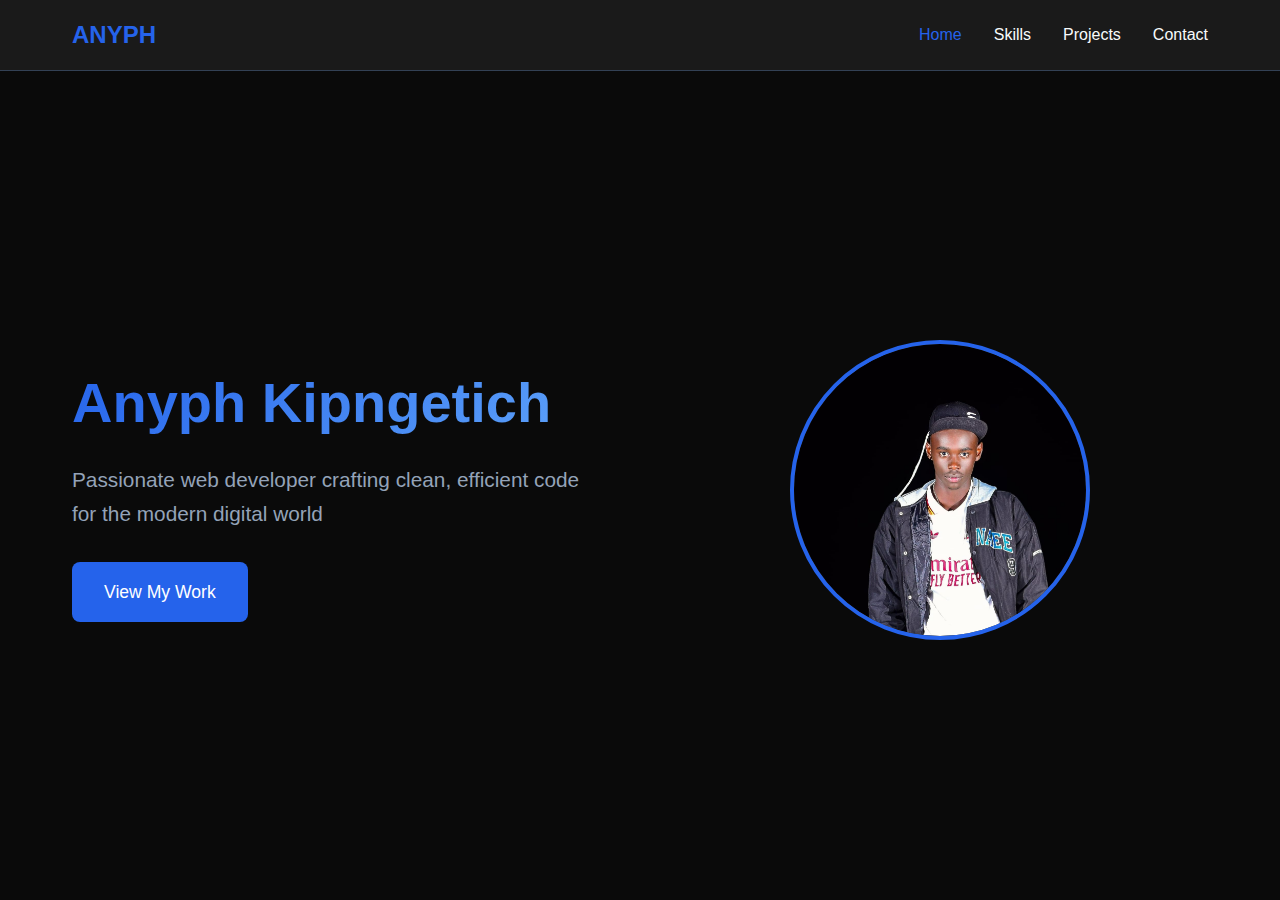
<file: index.html>
<!DOCTYPE html>
<html lang="en">
<head>
    <meta charset="UTF-8">
    <meta name="viewport" content="width=device-width, initial-scale=1.0">
    <title>Anyph Kipngetich - Web Developer</title>
    <link rel="stylesheet" href="portfolio.css">
</head>
<body>
    <nav class="navbar">
        <div class="nav-container">
            <a href="index.html" class="nav-logo">ANYPH</a>
            <ul class="nav-menu">
                <li><a href="index.html" class="active">Home</a></li>
                <li><a href="skills.html">Skills</a></li>
                <li><a href="projects.html">Projects</a></li>
                <li><a href="contact.html">Contact</a></li>
            </ul>
        </div>
    </nav>

    <section class="hero">
        <div class="container">
            <div class="hero-content">
                <div class="hero-text">
                    <h1>Anyph Kipngetich</h1>
                    <p class="tagline">Passionate web developer crafting clean, efficient code for the modern digital world</p>
                    <a href="projects.html" class="cta-button">View My Work</a>
                </div>
                <div class="hero-image">
                    <div class="image-placeholder">
                        <img src="IMG-20251019-WA0011.jpg" alt="Anyph Kipngetich" onerror="this.style.display='none'">
                        <div class="placeholder-text"></div>
                    </div>
                </div>
            </div>
        </div>
    </section>

    <script src="portfolio.js"></script>
</body>

</html>
</file>
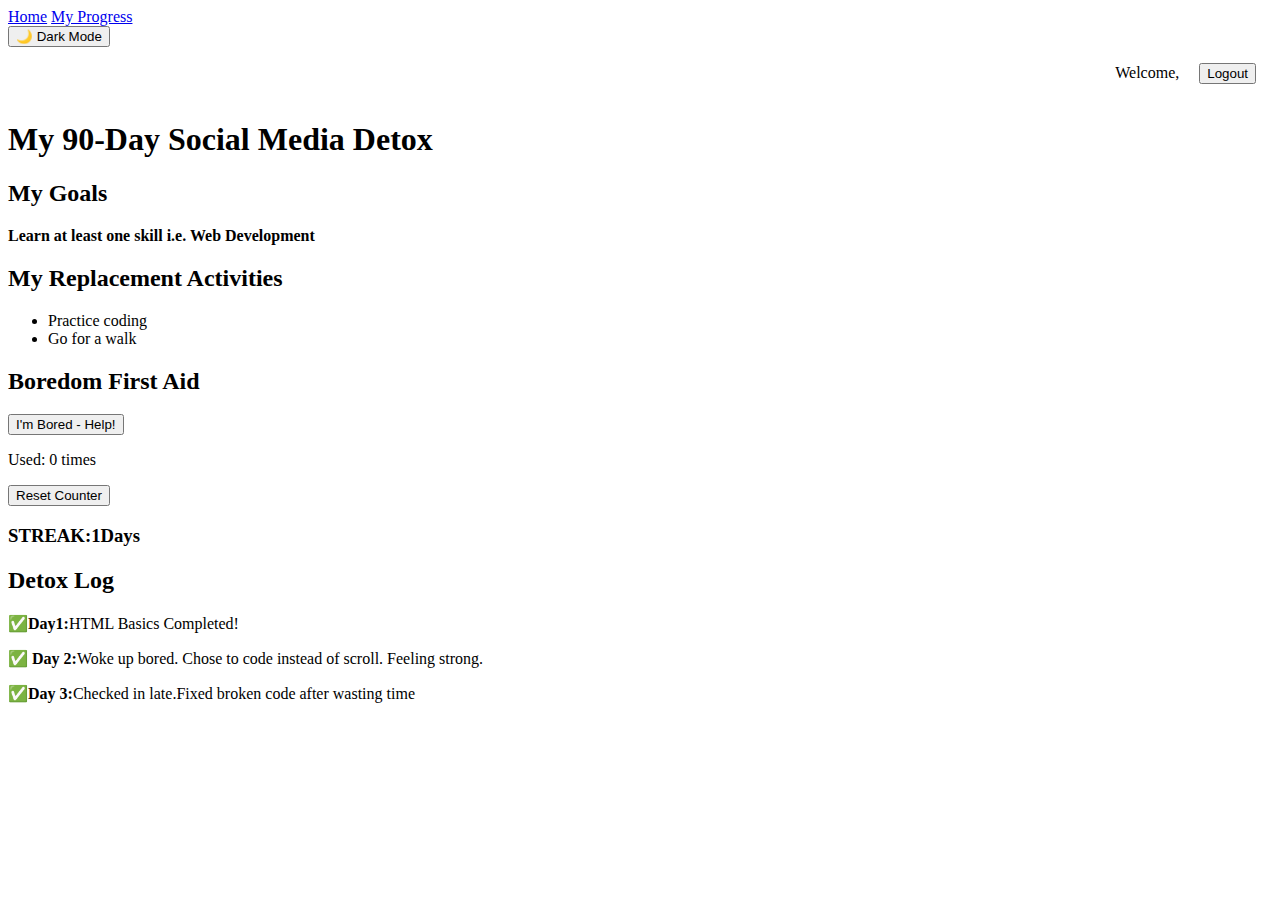
<file: DETOX-1.html>
<!DOCTYPE html>
<html lang="en">
<head>
    <meta charset="UTF-8">
    <meta name="viewport" content="width=device-width, initial-scale=1.0">
    <title>My 90-Day Detox</title>
    <link rel="stylesheet" href="style.css">
</head>
<body>
    <div class="nav">
        <a href="DETOX-1.html">Home</a>
        <a href="Progress.html">My Progress</a>
    </div>

    <button id="themeToggle">🌙 Dark Mode</button>
    <div style="text-align: right; padding: 1rem;">
        Welcome, <span id="usernameDisplay"></span> 
        <button onclick="logout()" style="margin-left: 1rem;">Logout</button>
    </div>
    <h1>My 90-Day Social Media Detox</h1>
    
    <h2>My Goals</h2>
    <p class="completed"><strong>Learn at least one skill i.e. Web Development</strong></p>
    
    <h2>My Replacement Activities</h2>
    <ul>
        <li>Practice coding</li>
        <li>Go for a walk</li>
    </ul>

    <h2>Boredom First Aid</h2>
    <button id="activityButton">I'm Bored - Help!</button>
    <p id="suggestion"></p>
    <p id="counterDisplay">Used: 0 times</p>
    <button id="resetButton">Reset Counter</button>
<div class="streak-counter">
    <h3>STREAK:<span id="streakDisplay">0</span>Days</h3>
</div>
    <h2>Detox Log</h2>
    <div class="log-entry">
        <p><strong>✅Day1:</strong>HTML Basics Completed! </p>
    </div>

    <div class="log-entry">
        <p><strong>✅ Day 2:</strong>Woke up bored. Chose to code instead of scroll. Feeling strong.</p>
    </div>

    <div class="log-entry">
        <p><strong>✅Day 3:</strong>Checked in late.Fixed broken code after wasting time</p>
    </div>

    <script>
        const activities = [
            "Do 10 push-ups",
            "Read one chapter of a book",
            "Practice coding for 15 minutes",
            "Go drink a glass of water",
            "Write down 3 things you're grateful for",
            "Step outside for 60 seconds",
            "Clean and organize your room",
            "Help out with chores",
            "Visit a friend"
        ];
        
        let counter = 0;

        document.getElementById('activityButton').addEventListener('click', function() {
            const randomIndex = Math.floor(Math.random() * activities.length);
            const randomActivity = activities[randomIndex];
            document.getElementById('suggestion').textContent = randomActivity;

            counter = counter + 1;
            document.getElementById('counterDisplay').textContent = "Used: " + counter + " times";
        });

        document.getElementById('resetButton').addEventListener('click', function() {
            counter = 0;
            document.getElementById('counterDisplay').textContent = "Used: 0 times";
        });

        document.getElementById('themeToggle').addEventListener('click', function() {
            document.body.classList.toggle('dark-mode');
            
            if (document.body.classList.contains('dark-mode')) {
                this.textContent = '☀️ Light Mode';
            } else {
                this.textContent = '🌙 Dark Mode';
            }
        });
        const savedTheme = localStorage.getItem('theme');
if (savedTheme === 'dark') {
    document.body.classList.add('dark-mode');
    const themeToggle = document.getElementById('themeToggle');
    if (themeToggle) {
        themeToggle.textContent = '☀️ Light Mode';
    }
}
function updateStreak() {
    const today = new Date();
    today.setHours(0, 0, 0, 0);
    
    const lastVisitStr = localStorage.getItem('lastVisit');
    const currentStreak = parseInt(localStorage.getItem('currentStreak')) || 0;

    if (!lastVisitStr) {
        localStorage.setItem('currentStreak', '1');
        localStorage.setItem('lastVisit', today.toISOString());
        document.getElementById('streakDisplay').textContent = '1';
        return;
    }

    const lastVisit = new Date(lastVisitStr);
    lastVisit.setHours(0, 0, 0, 0);

    const timeDiff = today - lastVisit;
    const daysDiff = timeDiff / (1000 * 60 * 60 * 24);

    let newStreak = currentStreak;

    if (daysDiff === 1) {
        newStreak = currentStreak + 1;
    } else if (daysDiff > 1) {
        newStreak = 1;
    }

    localStorage.setItem('currentStreak', newStreak.toString());
    localStorage.setItem('lastVisit', today.toISOString());
    const streakElement = document.getElementById('streakDisplay');
    streakElement.textContent = newStreak;

    if (newStreak <= 2) {
        streakElement.style.color = '#dc2626';
    } else if (newStreak <= 7) {
        streakElement.style.color = '#ea580c';
    } else {
        streakElement.style.color = '#16a34a';
    }
}

updateStreak();
const currentUser = checkAuth();
if (currentUser) {
    document.getElementById('usernameDisplay').textContent = currentUser;
}
    </script>
</body>
</html>
</file>
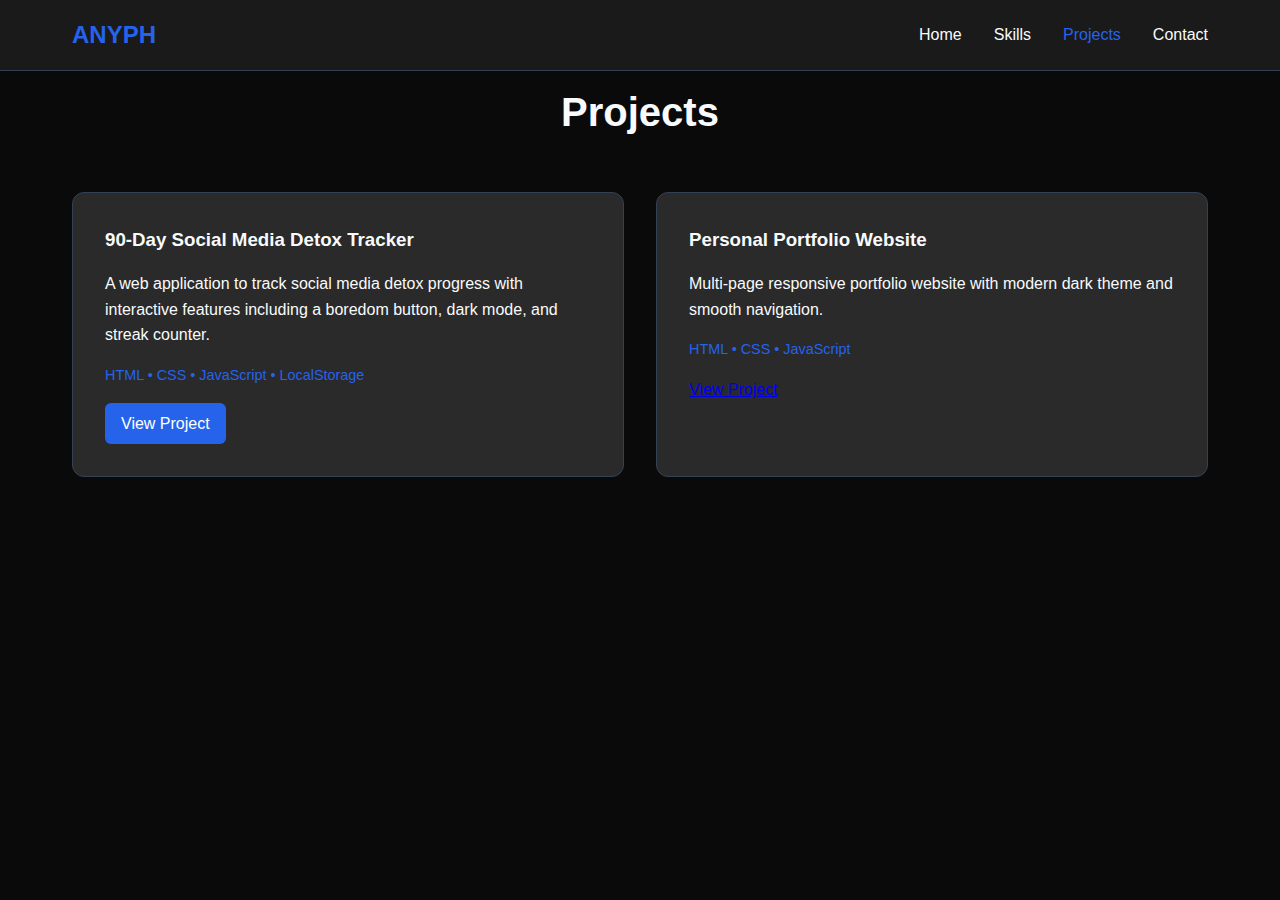
<file: projects.html>
<!DOCTYPE html>
<html lang="en">
<head>
    <meta charset="UTF-8">
    <meta name="viewport" content="width=device-width, initial-scale=1.0">
    <title>Projects - Anyph Kipngetich</title>
    <link rel="stylesheet" href="portfolio.css">
</head>
<body>
    <nav class="navbar">
        <div class="nav-container">
            <a href="index.html" class="nav-logo">ANYPH</a>
            <ul class="nav-menu">
                <li><a href="index.html">Home</a></li>
                <li><a href="skills.html">Skills</a></li>
                <li><a href="projects.html" class="active">Projects</a></li>
                <li><a href="contact.html">Contact</a></li>
            </ul>
        </div>
    </nav>

    <section class="page-section">
        <div class="container">
            <h2 class="section-title">Projects</h2>
            <div class="projects-grid">
                <div class="project-card">
                    <h3>90-Day Social Media Detox Tracker</h3>
                    <p>A web application to track social media detox progress with interactive features including a boredom button, dark mode, and streak counter.</p>
                    <div class="project-tech">HTML • CSS • JavaScript • LocalStorage</div>
                    <a href="../detox_mission.html" class="project-link">View Project</a>
                </div>
                <div class="project-card">
                    <h3>Personal Portfolio Website</h3>
                    <p>Multi-page responsive portfolio website with modern dark theme and smooth navigation.</p>
                    <div class="project-tech">HTML • CSS • JavaScript</div>
                    <a href="index.html" class="https://guano45.github.io/Anyph/">View Project</a>
                </div>
            </div>
        </div>
    </section>

    <script src="portfolio.js"></script>
</body>

</html>
</file>
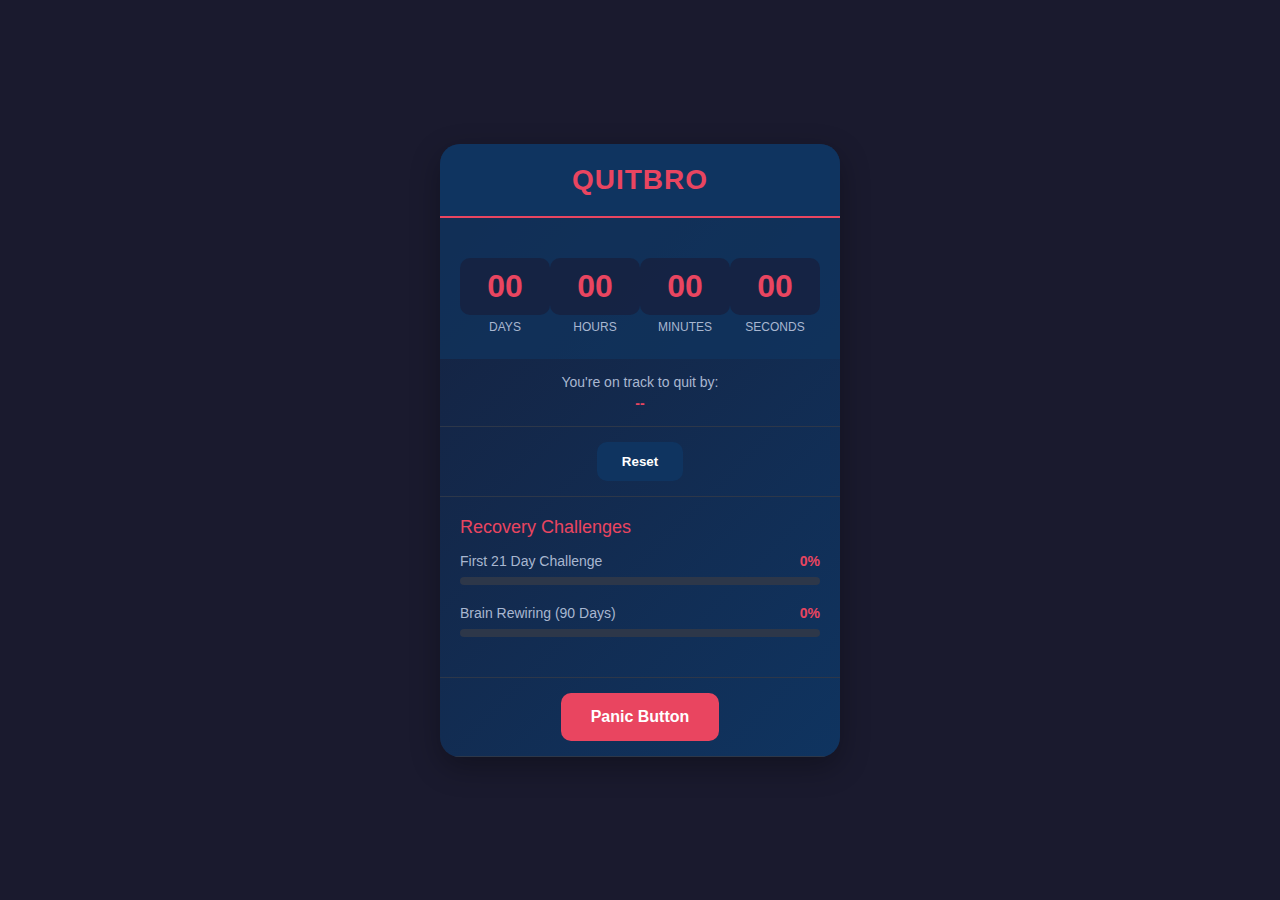
<file: quitBro.html>
<!DOCTYPE html>
<html lang="en">
<head>
    <meta charset="UTF-8">
    <meta name="viewport" content="width=device-width, initial-scale=1.0">
    <title>QuitBro - Addiction Recovery Tracker</title>
    <style>
        * {
            margin: 0;
            padding: 0;
            box-sizing: border-box;
            font-family: 'Segoe UI', Tahoma, Geneva, Verdana, sans-serif;
        }
        
        body {
            background-color: #1a1a2e;
            color: #fff;
            min-height: 100vh;
            padding: 20px;
            display: flex;
            justify-content: center;
            align-items: center;
        }
        
        .container {
            max-width: 400px;
            width: 100%;
            background: linear-gradient(135deg, #16213e 0%, #0f3460 100%);
            border-radius: 20px;
            overflow: hidden;
            box-shadow: 0 10px 30px rgba(0, 0, 0, 0.3);
        }
        
        .header {
            background-color: #0f3460;
            padding: 20px;
            text-align: center;
            border-bottom: 2px solid #e94560;
        }
        
        .logo {
            font-size: 28px;
            font-weight: bold;
            color: #e94560;
            letter-spacing: 1px;
        }
        
        .timer-section {
            padding: 25px 20px;
            text-align: center;
            background-color: rgba(15, 52, 96, 0.7);
        }
        
        .timer {
            display: flex;
            justify-content: space-between;
            margin-top: 15px;
        }
        
        .time-unit {
            flex: 1;
        }
        
        .time-value {
            font-size: 32px;
            font-weight: bold;
            color: #e94560;
            background-color: rgba(22, 33, 62, 0.8);
            padding: 10px;
            border-radius: 10px;
            margin-bottom: 5px;
        }
        
        .time-label {
            font-size: 12px;
            color: #a9b7d0;
            text-transform: uppercase;
        }
        
        .track-info {
            padding: 15px 20px;
            text-align: center;
            font-size: 14px;
            color: #a9b7d0;
            border-bottom: 1px solid #2d3749;
        }
        
        .track-date {
            color: #e94560;
            font-weight: bold;
            margin-top: 5px;
        }
        
        .actions {
            display: flex;
            padding: 15px 20px;
            justify-content: center;
            border-bottom: 1px solid #2d3749;
        }
        
        .action-btn {
            background-color: #0f3460;
            color: white;
            border: none;
            padding: 12px 25px;
            border-radius: 10px;
            font-weight: bold;
            margin: 0 10px;
            cursor: pointer;
            transition: all 0.3s;
        }
        
        .action-btn:hover {
            background-color: #e94560;
        }
        
        .challenges {
            padding: 20px;
        }
        
        .challenge-title {
            font-size: 18px;
            margin-bottom: 15px;
            color: #e94560;
        }
        
        .challenge-item {
            margin-bottom: 20px;
        }
        
        .challenge-header {
            display: flex;
            justify-content: space-between;
            margin-bottom: 8px;
        }
        
        .challenge-name {
            font-size: 14px;
            color: #a9b7d0;
        }
        
        .challenge-percent {
            font-size: 14px;
            color: #e94560;
            font-weight: bold;
        }
        
        .progress-bar {
            height: 8px;
            background-color: #2d3749;
            border-radius: 4px;
            overflow: hidden;
        }
        
        .progress-fill {
            height: 100%;
            background-color: #e94560;
            border-radius: 4px;
            transition: width 0.5s ease;
        }
        
        .panic-section {
            padding: 15px 20px;
            text-align: center;
            border-top: 1px solid #2d3749;
            border-bottom: 1px solid #2d3749;
        }
        
        .panic-btn {
            background-color: #e94560;
            color: white;
            border: none;
            padding: 15px 30px;
            border-radius: 10px;
            font-weight: bold;
            font-size: 16px;
            cursor: pointer;
            transition: all 0.3s;
        }
        
        .panic-btn:hover {
            background-color: #ff6b81;
            transform: scale(1.05);
        }
        
        .modal {
            display: none;
            position: fixed;
            top: 0;
            left: 0;
            width: 100%;
            height: 100%;
            background-color: rgba(0, 0, 0, 0.7);
            z-index: 100;
            justify-content: center;
            align-items: center;
        }
        
        .modal-content {
            background-color: #16213e;
            padding: 30px;
            border-radius: 15px;
            text-align: center;
            max-width: 300px;
            width: 90%;
        }
        
        .modal h3 {
            margin-bottom: 15px;
            color: #e94560;
        }
        
        .modal p {
            margin-bottom: 20px;
            color: #a9b7d0;
        }
        
        .modal-buttons {
            display: flex;
            justify-content: space-between;
        }
        
        .modal-btn {
            padding: 10px 20px;
            border: none;
            border-radius: 8px;
            cursor: pointer;
            font-weight: bold;
        }
        
        .modal-confirm {
            background-color: #e94560;
            color: white;
        }
        
        .modal-cancel {
            background-color: #2d3749;
            color: white;
        }
    </style>
</head>
<body>
    <div class="container">
        <div class="header">
            <div class="logo">QUITBRO</div>
        </div>
        
        <div class="timer-section">
            <div class="timer">
                <div class="time-unit">
                    <div class="time-value" id="days">00</div>
                    <div class="time-label">days</div>
                </div>
                <div class="time-unit">
                    <div class="time-value" id="hours">00</div>
                    <div class="time-label">hours</div>
                </div>
                <div class="time-unit">
                    <div class="time-value" id="minutes">00</div>
                    <div class="time-label">minutes</div>
                </div>
                <div class="time-unit">
                    <div class="time-value" id="seconds">00</div>
                    <div class="time-label">seconds</div>
                </div>
            </div>
        </div>
        
        <div class="track-info">
            You're on track to quit by:<br>
            <div class="track-date" id="quit-date">--</div>
        </div>
        
        <div class="actions">
            <button class="action-btn" id="reset-btn">Reset</button>
        </div>
        
        <div class="challenges">
            <div class="challenge-title">Recovery Challenges</div>
            <div class="challenge-item">
                <div class="challenge-header">
                    <div class="challenge-name">First 21 Day Challenge</div>
                    <div class="challenge-percent" id="challenge-21-percent">0%</div>
                </div>
                <div class="progress-bar">
                    <div class="progress-fill" id="challenge-21-progress" style="width: 0%"></div>
                </div>
            </div>
            
            <div class="challenge-item">
                <div class="challenge-header">
                    <div class="challenge-name">Brain Rewiring (90 Days)</div>
                    <div class="challenge-percent" id="challenge-brain-percent">0%</div>
                </div>
                <div class="progress-bar">
                    <div class="progress-fill" id="challenge-brain-progress" style="width: 0%"></div>
                </div>
            </div>
        </div>
        
        <div class="panic-section">
            <button class="panic-btn" id="panic-btn">Panic Button</button>
        </div>
    </div>

    <!-- Reset Confirmation Modal -->
    <div class="modal" id="reset-modal">
        <div class="modal-content">
            <h3>Reset Your Progress?</h3>
            <p>Are you sure you want to reset your progress? This will set your timer back to 0 days.</p>
            <div class="modal-buttons">
                <button class="modal-btn modal-cancel" id="cancel-reset">Cancel</button>
                <button class="modal-btn modal-confirm" id="confirm-reset">Reset</button>
            </div>
        </div>
    </div>

    <!-- Panic Help Modal -->
    <div class="modal" id="panic-modal">
        <div class="modal-content">
            <h3>Need Help Right Now?</h3>
            <p>Take a deep breath. You can get through this craving.</p>
            <p><strong>Try these immediately:</strong></p>
            <ul style="text-align: left; margin: 15px 0; color: #a9b7d0;">
                <li>Drink a glass of cold water</li>
                <li>Do 10 push-ups or jumping jacks</li>
                <li>Call a supportive friend</li>
                <li>Take a 5-minute walk outside</li>
                <li>Practice deep breathing for 2 minutes</li>
            </ul>
            <div class="modal-buttons">
                <button class="modal-btn modal-confirm" id="close-panic">I'll Try This</button>
            </div>
        </div>
    </div>

    <script>
        // User data management - FIXED VERSION
        function getUserData() {
            const savedData = localStorage.getItem('quitbro-user-data');
            if (savedData) {
                return JSON.parse(savedData);
            } else {
                // Initialize with current date and time
                const startDate = new Date();
                return {
                    startDate: startDate.getTime(), // Store as timestamp
                    totalSeconds: 0
                };
            }
        }
        
        function saveUserData(data) {
            localStorage.setItem('quitbro-user-data', JSON.stringify(data));
        }
        
        // Calculate time passed since start
        function calculateTimePassed(startTimestamp) {
            const now = Date.now();
            const elapsedSeconds = Math.floor((now - startTimestamp) / 1000);
            return elapsedSeconds;
        }
        
        // Convert total seconds to days, hours, minutes, seconds
        function secondsToTime(totalSeconds) {
            const days = Math.floor(totalSeconds / (24 * 60 * 60));
            const hours = Math.floor((totalSeconds % (24 * 60 * 60)) / (60 * 60));
            const minutes = Math.floor((totalSeconds % (60 * 60)) / 60);
            const seconds = totalSeconds % 60;
            
            return { days, hours, minutes, seconds };
        }
        
        // Timer functionality - FIXED VERSION
        let userData = getUserData();
        let totalSeconds = userData.totalSeconds;
        let timerInterval;
        
        function startTimer() {
            // Calculate actual time passed since start
            const actualSecondsPassed = calculateTimePassed(userData.startDate);
            
            // Use whichever is larger - our stored time or actual time passed
            totalSeconds = Math.max(totalSeconds, actualSecondsPassed);
            
            // Update display immediately
            updateDisplay();
            
            // Start counting
            timerInterval = setInterval(updateTimer, 1000);
        }
        
        function updateTimer() {
            totalSeconds++;
            
            // Update the display
            updateDisplay();
            
            // Update progress bars
            updateProgress();
            
            // Save current state
            userData.totalSeconds = totalSeconds;
            saveUserData(userData);
        }
        
        function updateDisplay() {
            const time = secondsToTime(totalSeconds);
            
            document.getElementById('seconds').textContent = time.seconds.toString().padStart(2, '0');
            document.getElementById('minutes').textContent = time.minutes.toString().padStart(2, '0');
            document.getElementById('hours').textContent = time.hours.toString().padStart(2, '0');
            document.getElementById('days').textContent = time.days.toString().padStart(2, '0');
            
            // Update quit date (3 months from start)
            const startDate = new Date(userData.startDate);
            const quitDate = new Date(startDate);
            quitDate.setMonth(quitDate.getMonth() + 3);
            document.getElementById('quit-date').textContent = formatDate(quitDate);
        }
        
        function formatDate(date) {
            const months = ['January', 'February', 'March', 'April', 'May', 'June', 
                           'July', 'August', 'September', 'October', 'November', 'December'];
            return ${date.getDate()} ${months[date.getMonth()]}, ${date.getFullYear()};
        }
        
        // Update progress bars based on days
        function updateProgress() {
            const time = secondsToTime(totalSeconds);
            const days = time.days;
            
            // 21-day challenge progress
            const progress21 = Math.min(100, Math.floor((days / 21) * 100));
            document.getElementById('challenge-21-progress').style.width = ${progress21}%;
            document.getElementById('challenge-21-percent').textContent = ${progress21}%;
            
            // Brain rewiring progress (90 days)
            const progressBrain = Math.min(100, Math.floor((days / 90) * 100));
            document.getElementById('challenge-brain-progress').style.width = ${progressBrain}%;
            document.getElementById('challenge-brain-percent').textContent = ${progressBrain}%;
        }
        
        // Reset functionality
        document.getElementById('reset-btn').addEventListener('click', function() {
            document.getElementById('reset-modal').style.display = 'flex';
        });
        
        document.getElementById('cancel-reset').addEventListener('click', function() {
            document.getElementById('reset-modal').style.display = 'none';
        });
        
        document.getElementById('confirm-reset').addEventListener('click', function() {
            // Reset everything
            const startDate = new Date();
            userData = {
                startDate: startDate.getTime(),
                totalSeconds: 0
            };
            totalSeconds = 0;
            
            saveUserData(userData);
            updateDisplay();
            updateProgress();
            
            document.getElementById('reset-modal').style.display = 'none';
        });
        
        // Panic button functionality
        document.getElementById('panic-btn').addEventListener('click', function() {
            document.getElementById('panic-modal').style.display = 'flex';
        });
        
        document.getElementById('close-panic').addEventListener('click', function() {
            document.getElementById('panic-modal').style.display = 'none';
        });
        
        // Start the timer when page loads
        document.addEventListener('DOMContentLoaded', function() {
            startTimer();
        });
    </script>
</body>
</html>
</file>
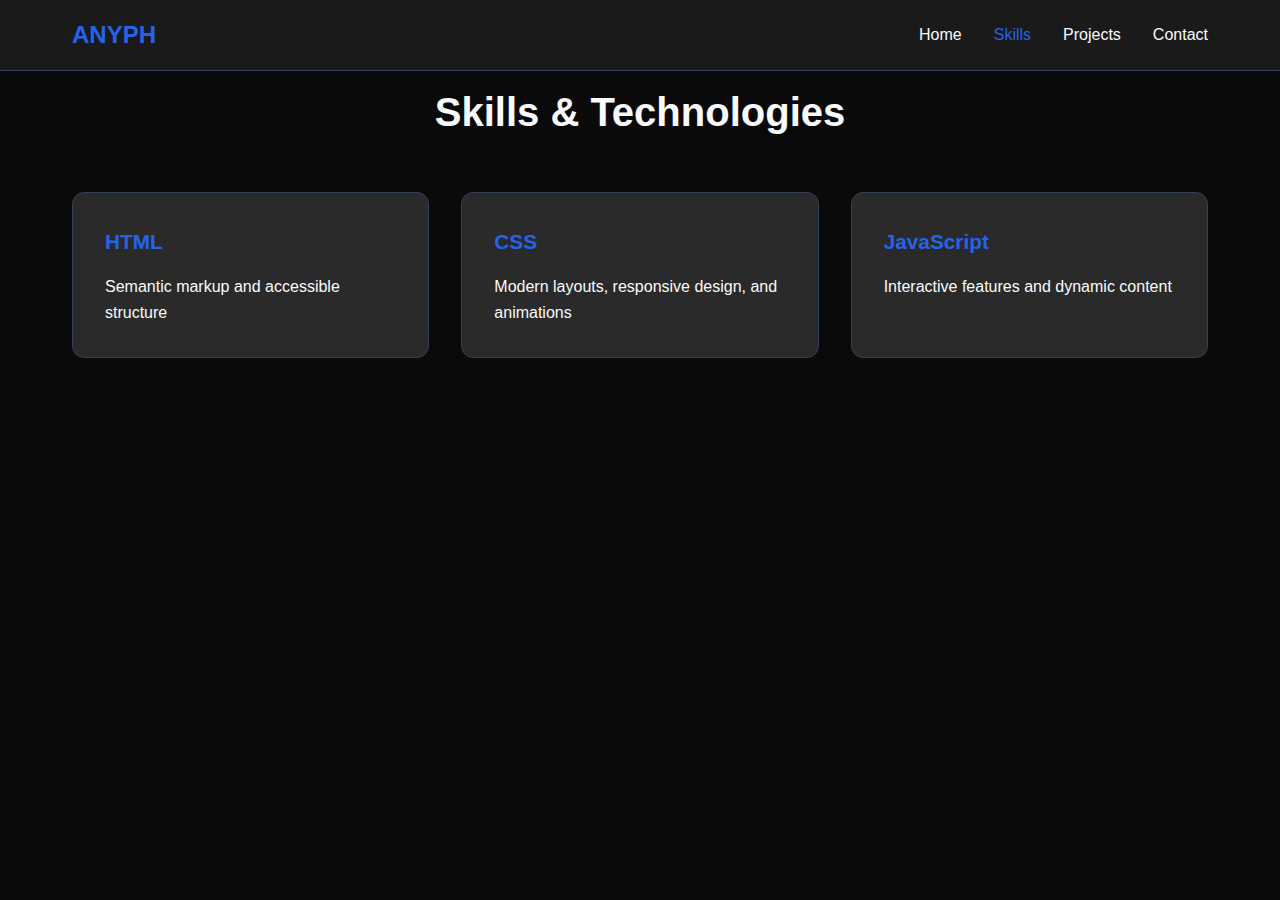
<file: skills.html>
<!DOCTYPE html>
<html lang="en">
<head>
    <meta charset="UTF-8">
    <meta name="viewport" content="width=device-width, initial-scale=1.0">
    <title>Skills - Anyph Kipngetich</title>
    <link rel="stylesheet" href="portfolio.css">
</head>
<body>
    <nav class="navbar">
        <div class="nav-container">
            <a href="index.html" class="nav-logo">ANYPH</a>
            <ul class="nav-menu">
                <li><a href="index.html">Home</a></li>
                <li><a href="skills.html" class="active">Skills</a></li>
                <li><a href="projects.html">Projects</a></li>
                <li><a href="contact.html">Contact</a></li>
            </ul>
        </div>
    </nav>

    <section class="page-section">
        <div class="container">
            <h2 class="section-title">Skills & Technologies</h2>
            <div class="skills-grid">
                <div class="skill-card">
                    <h3>HTML</h3>
                    <p>Semantic markup and accessible structure</p>
                </div>
                <div class="skill-card">
                    <h3>CSS</h3>
                    <p>Modern layouts, responsive design, and animations</p>
                </div>
                <div class="skill-card">
                    <h3>JavaScript</h3>
                    <p>Interactive features and dynamic content</p>
                </div>
            </div>
        </div>
    </section>

    <script src="portfolio.js"></script>
</body>

</html>
</file>
<file: portfolio.css>
:root {
    --dark-bg: #0a0a0a;
    --dark-surface: #1a1a1a;
    --dark-card: #2a2a2a;
    --blue-primary: #2563eb;
    --blue-hover: #1d4ed8;
    --text-light: #f8fafc;
    --text-muted: #94a3b8;
    --border: #334155;
}

* {
    margin: 0;
    padding: 0;
    box-sizing: border-box;
}

body {
    font-family: 'Segoe UI', Tahoma, Geneva, Verdana, sans-serif;
    background-color: var(--dark-bg);
    color: var(--text-light);
    line-height: 1.6;
}

.container {
    max-width: 1200px;
    margin: 0 auto;
    padding: 0 2rem;
}

.navbar {
    background-color: var(--dark-surface);
    border-bottom: 1px solid var(--border);
    position: fixed;
    width: 100%;
    top: 0;
    z-index: 1000;
}

.nav-container {
    max-width: 1200px;
    margin: 0 auto;
    padding: 1rem 2rem;
    display: flex;
    justify-content: space-between;
    align-items: center;
}

.nav-logo {
    font-size: 1.5rem;
    font-weight: bold;
    color: var(--blue-primary);
    text-decoration: none;
}

.nav-menu {
    display: flex;
    list-style: none;
    gap: 2rem;
}

.nav-menu a {
    color: var(--text-light);
    text-decoration: none;
    transition: color 0.3s ease;
    font-weight: 500;
}

.nav-menu a:hover,
.nav-menu a.active {
    color: var(--blue-primary);
}

.hero {
    min-height: 100vh;
    display: flex;
    align-items: center;
    padding-top: 80px;
}

.hero-content {
    display: grid;
    grid-template-columns: 1fr 1fr;
    gap: 4rem;
    align-items: center;
}

.hero h1 {
    font-size: 3.5rem;
    margin-bottom: 1rem;
    background: linear-gradient(135deg, var(--blue-primary), #60a5fa);
    -webkit-background-clip: text;
    -webkit-text-fill-color: transparent;
}

.tagline {
    font-size: 1.3rem;
    color: var(--text-muted);
    margin-bottom: 2rem;
}

.cta-button {
    background-color: var(--blue-primary);
    color: white;
    border: none;
    padding: 1rem 2rem;
    font-size: 1.1rem;
    border-radius: 8px;
    cursor: pointer;
    transition: background-color 0.3s ease;
    text-decoration: none;
    display: inline-block;
}

.cta-button:hover {
    background-color: var(--blue-hover);
}

.hero-image {
    display: flex;
    justify-content: center;
}

.image-placeholder {
    width: 300px;
    height: 300px;
    border-radius: 50%;
    background: linear-gradient(135deg, var(--dark-card), var(--border));
    display: flex;
    align-items: center;
    justify-content: center;
    border: 4px solid var(--blue-primary);
    position: relative;
    overflow: hidden;
}

.image-placeholder img {
    width: 100%;
    height: 100%;
    object-fit: cover;
    border-radius: 50%;
}

.placeholder-text {
    color: var(--text-muted);
    font-size: 1.1rem;
}

.page-section {
    padding: 5rem 0;
}

.section-title {
    font-size: 2.5rem;
    text-align: center;
    margin-bottom: 3rem;
    color: var(--text-light);
}

.skills-grid {
    display: grid;
    grid-template-columns: repeat(auto-fit, minmax(250px, 1fr));
    gap: 2rem;
}

.skill-card {
    background-color: var(--dark-card);
    padding: 2rem;
    border-radius: 12px;
    border: 1px solid var(--border);
    transition: transform 0.3s ease, border-color 0.3s ease;
}

.skill-card:hover {
    transform: translateY(-5px);
    border-color: var(--blue-primary);
}

.skill-card h3 {
    color: var(--blue-primary);
    margin-bottom: 1rem;
    font-size: 1.3rem;
}

.projects-grid {
    display: grid;
    grid-template-columns: repeat(auto-fit, minmax(350px, 1fr));
    gap: 2rem;
}

.project-card {
    background-color: var(--dark-card);
    padding: 2rem;
    border-radius: 12px;
    border: 1px solid var(--border);
    transition: transform 0.3s ease;
}

.project-card:hover {
    transform: translateY(-5px);
}

.project-card h3 {
    color: var(--text-light);
    margin-bottom: 1rem;
}

.project-tech {
    color: var(--blue-primary);
    font-size: 0.9rem;
    margin: 1rem 0;
    font-weight: 500;
}

.project-link {
    display: inline-block;
    background-color: var(--blue-primary);
    color: white;
    padding: 0.5rem 1rem;
    border-radius: 6px;
    text-decoration: none;
    transition: background-color 0.3s ease;
}

.project-link:hover {
    background-color: var(--blue-hover);
}

.contact-links {
    display: flex;
    gap: 1rem;
    justify-content: center;
    margin-top: 2rem;
}

.contact-link {
    background-color: var(--blue-primary);
    color: white;
    padding: 1rem 2rem;
    border-radius: 8px;
    text-decoration: none;
    transition: background-color 0.3s ease;
}

.contact-link:hover {
    background-color: var(--blue-hover);
}

.contact-form {
    max-width: 600px;
    margin: 0 auto;
}

.form-group {
    margin-bottom: 1.5rem;
}

.form-group label {
    display: block;
    margin-bottom: 0.5rem;
    color: var(--text-light);
}

.form-group input,
.form-group textarea {
    width: 100%;
    padding: 1rem;
    background-color: var(--dark-card);
    border: 1px solid var(--border);
    border-radius: 8px;
    color: var(--text-light);
    font-size: 1rem;
}

.form-group textarea {
    height: 150px;
    resize: vertical;
}

footer {
    background-color: var(--dark-surface);
    text-align: center;
    padding: 2rem;
    border-top: 1px solid var(--border);
    color: var(--text-muted);
}

@media (max-width: 768px) {
    .hero-content {
        grid-template-columns: 1fr;
        text-align: center;
    }
    
    .hero h1 {
        font-size: 2.5rem;
    }
    
    .nav-menu {
        gap: 1rem;
    }
    
    .contact-links {
        flex-direction: column;
        align-items: center;
    }
    
    .container {
        padding: 0 1rem;
    }

}
</file>
<file: style.css>
.login-container {
    min-height: 100vh;
    display: flex;
    align-items: center;
    justify-content: center;
    background-color: var(--dark-bg);
    padding: 2rem;
}

.login-box {
    background-color: var(--dark-card);
    padding: 3rem;
    border-radius: 12px;
    border: 1px solid var(--border);
    width: 100%;
    max-width: 400px;
}

.login-box h2 {
    text-align: center;
    margin-bottom: 2rem;
    color: var(--text-light);
}

.login-box p {
    text-align: center;
    margin-top: 1.5rem;
    color: var(--text-muted);
}

.login-box a {
    color: var(--blue-primary);
    text-decoration: none;
}

.login-box a:hover {
    text-decoration: underline;
}
</file>
